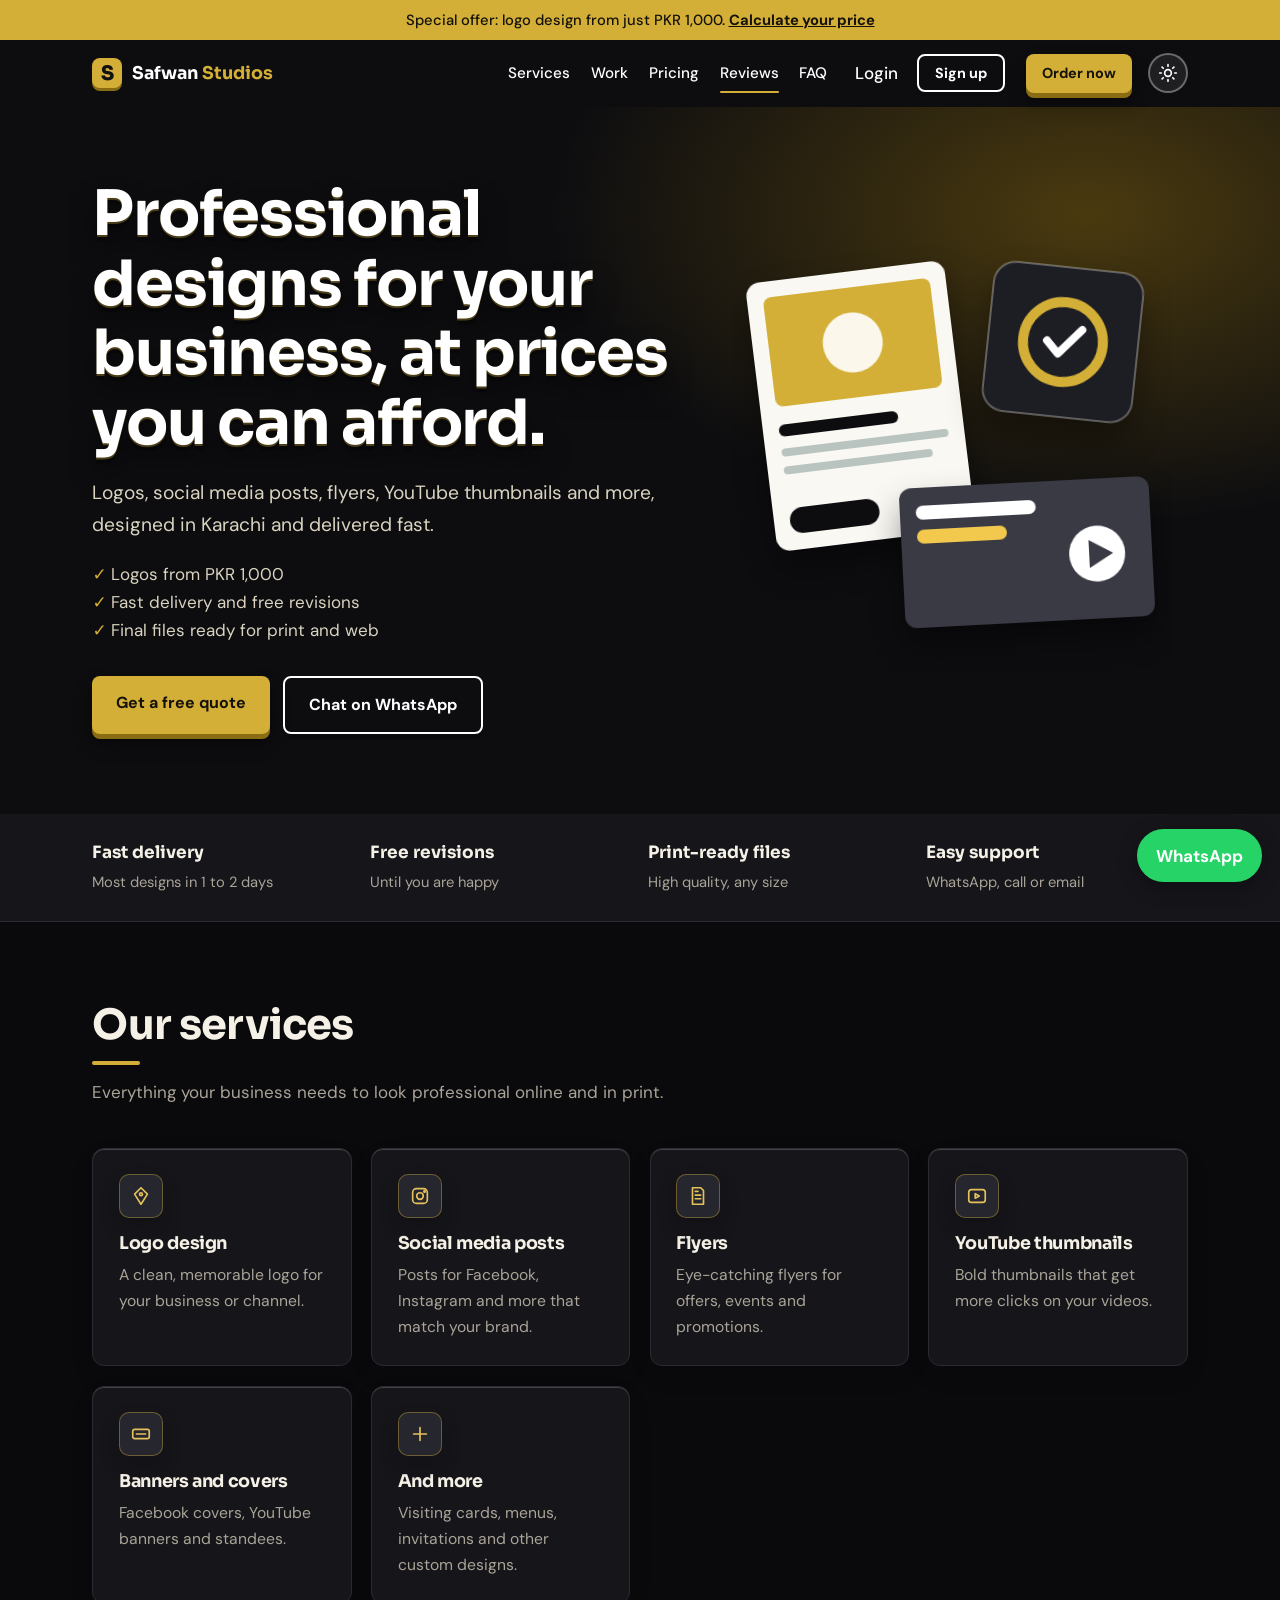
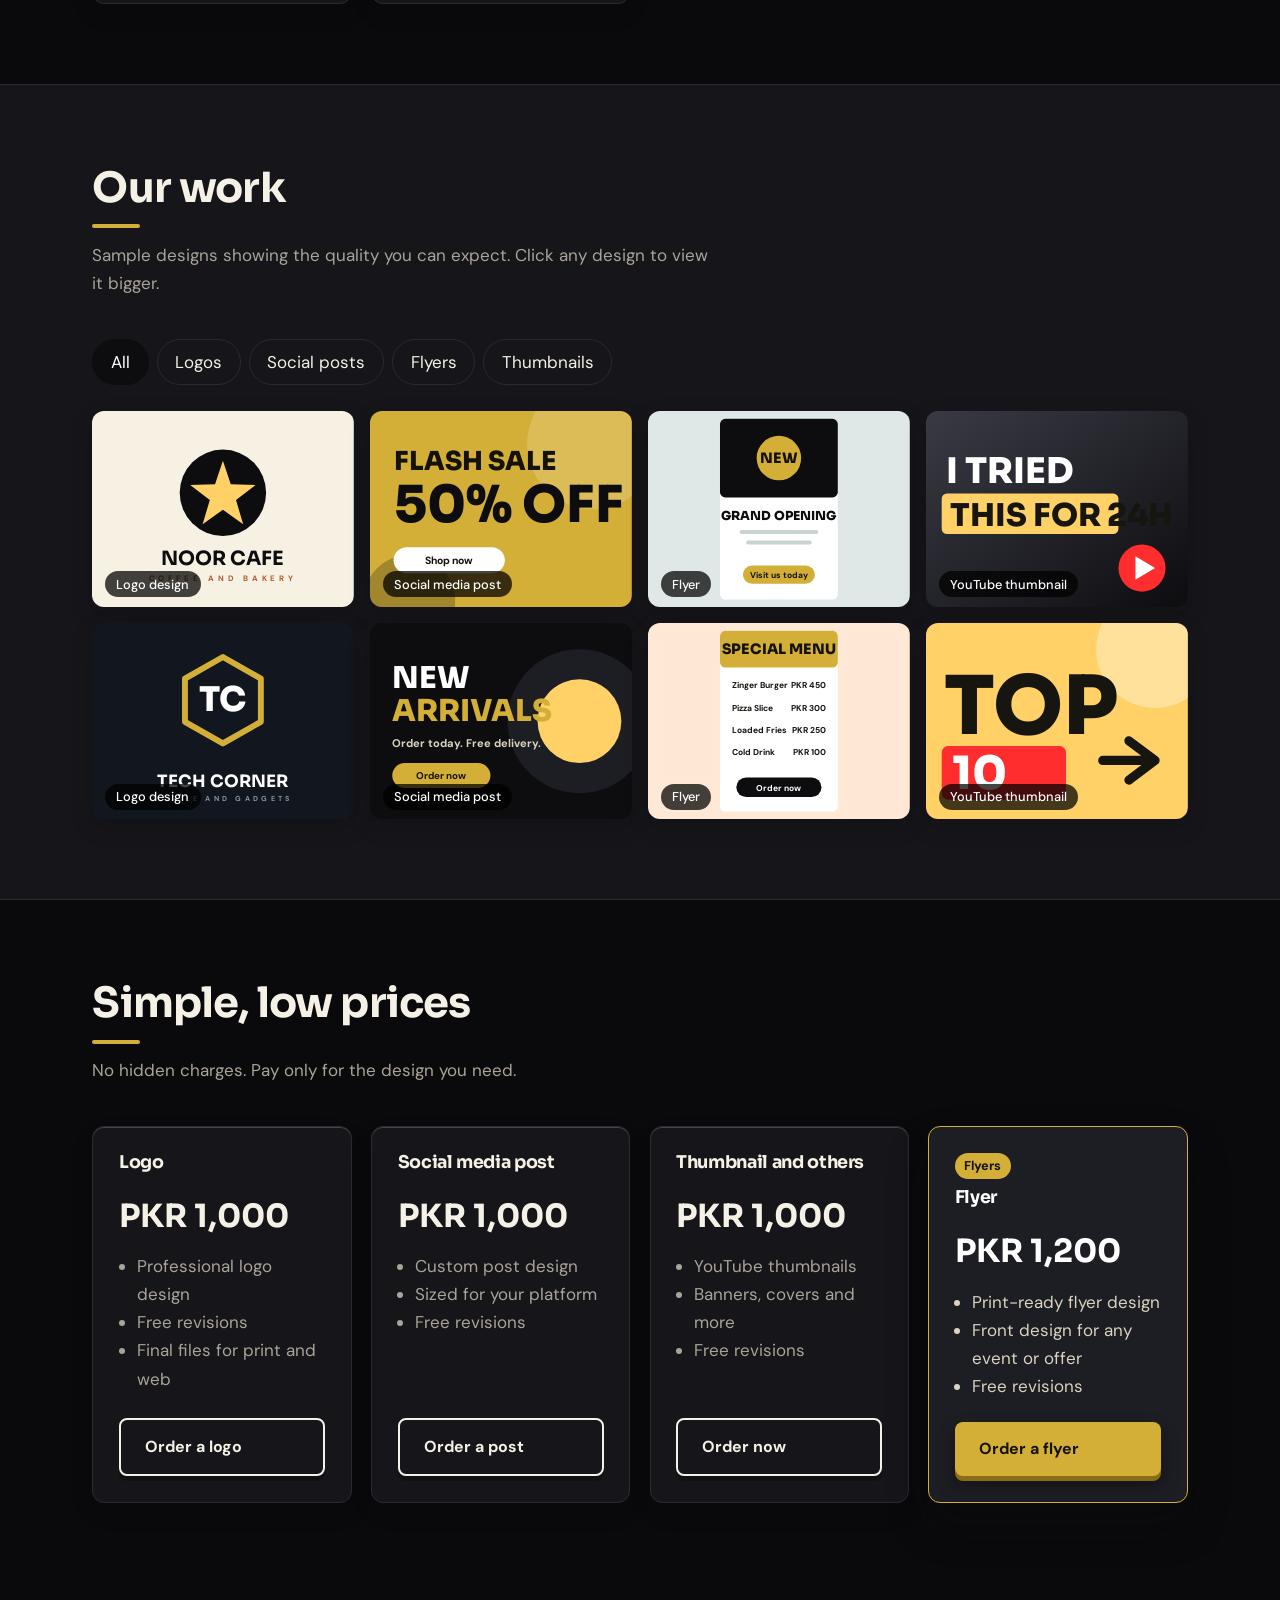
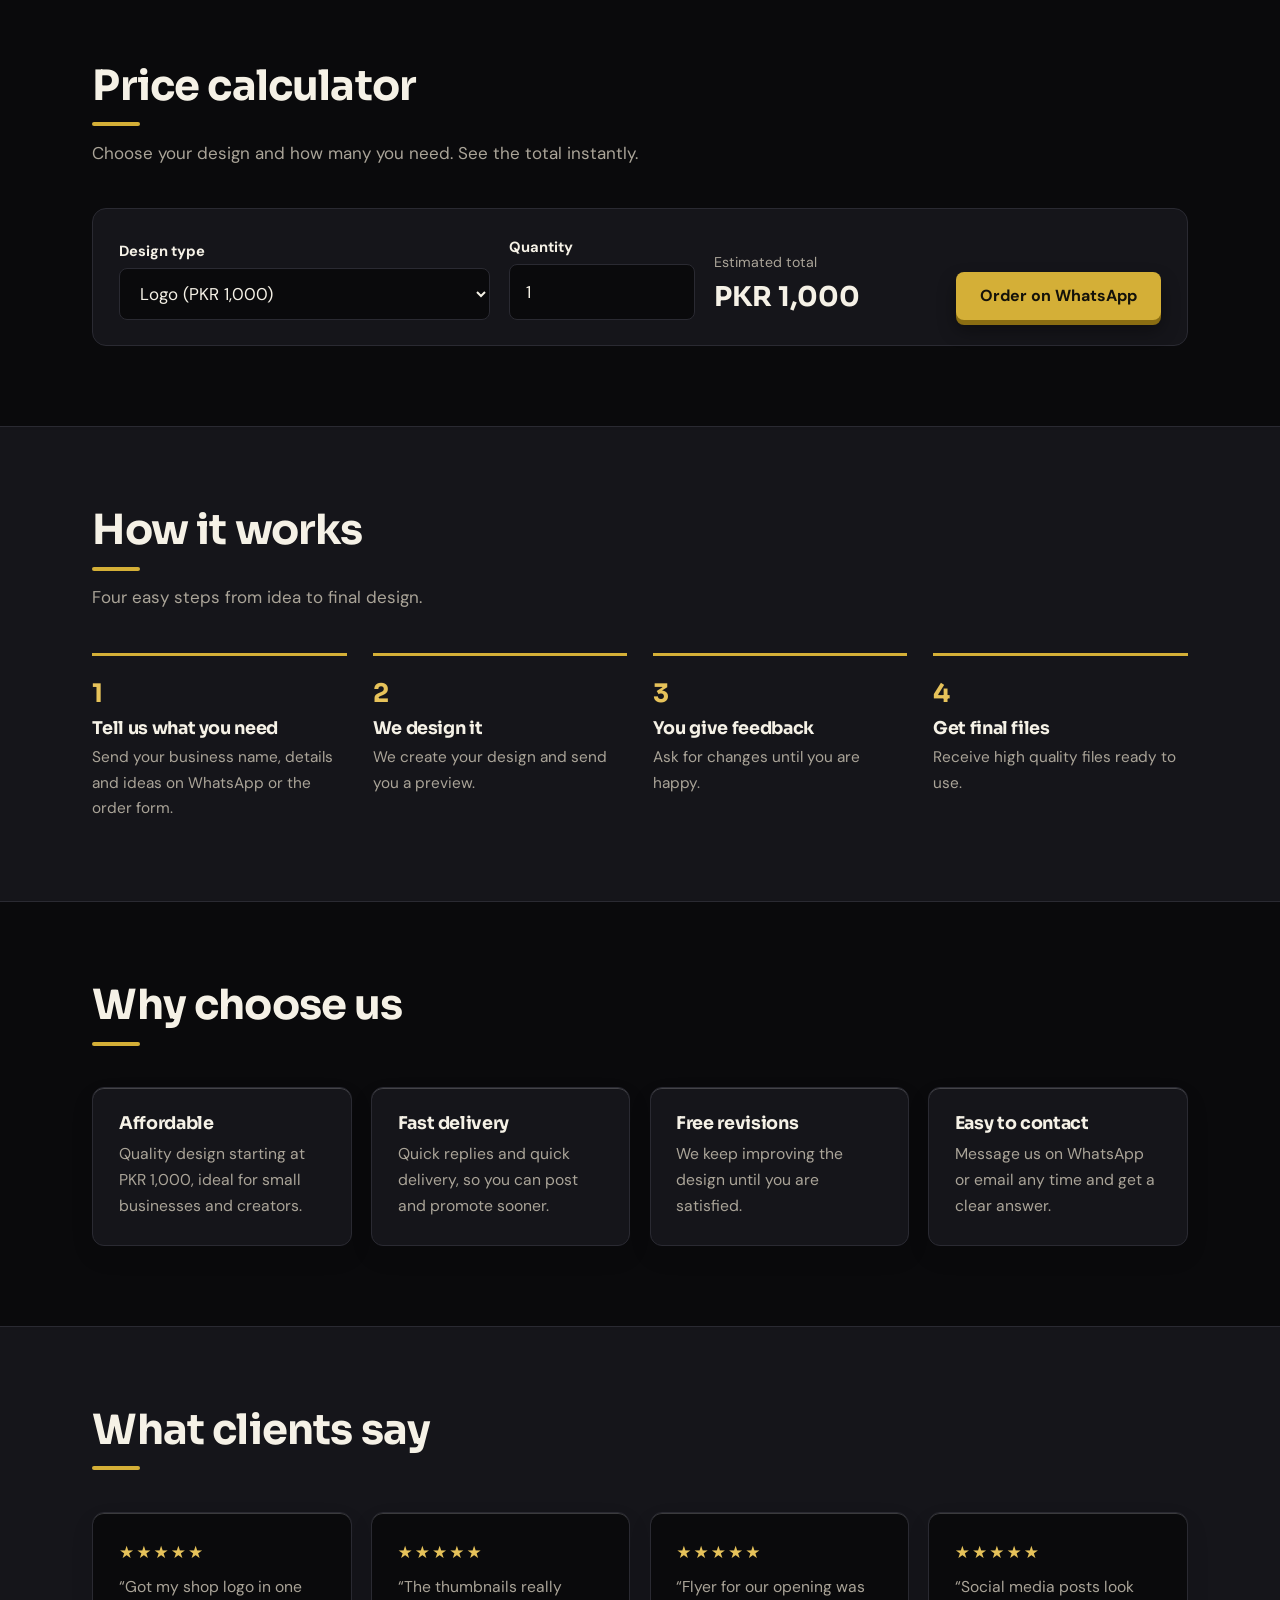
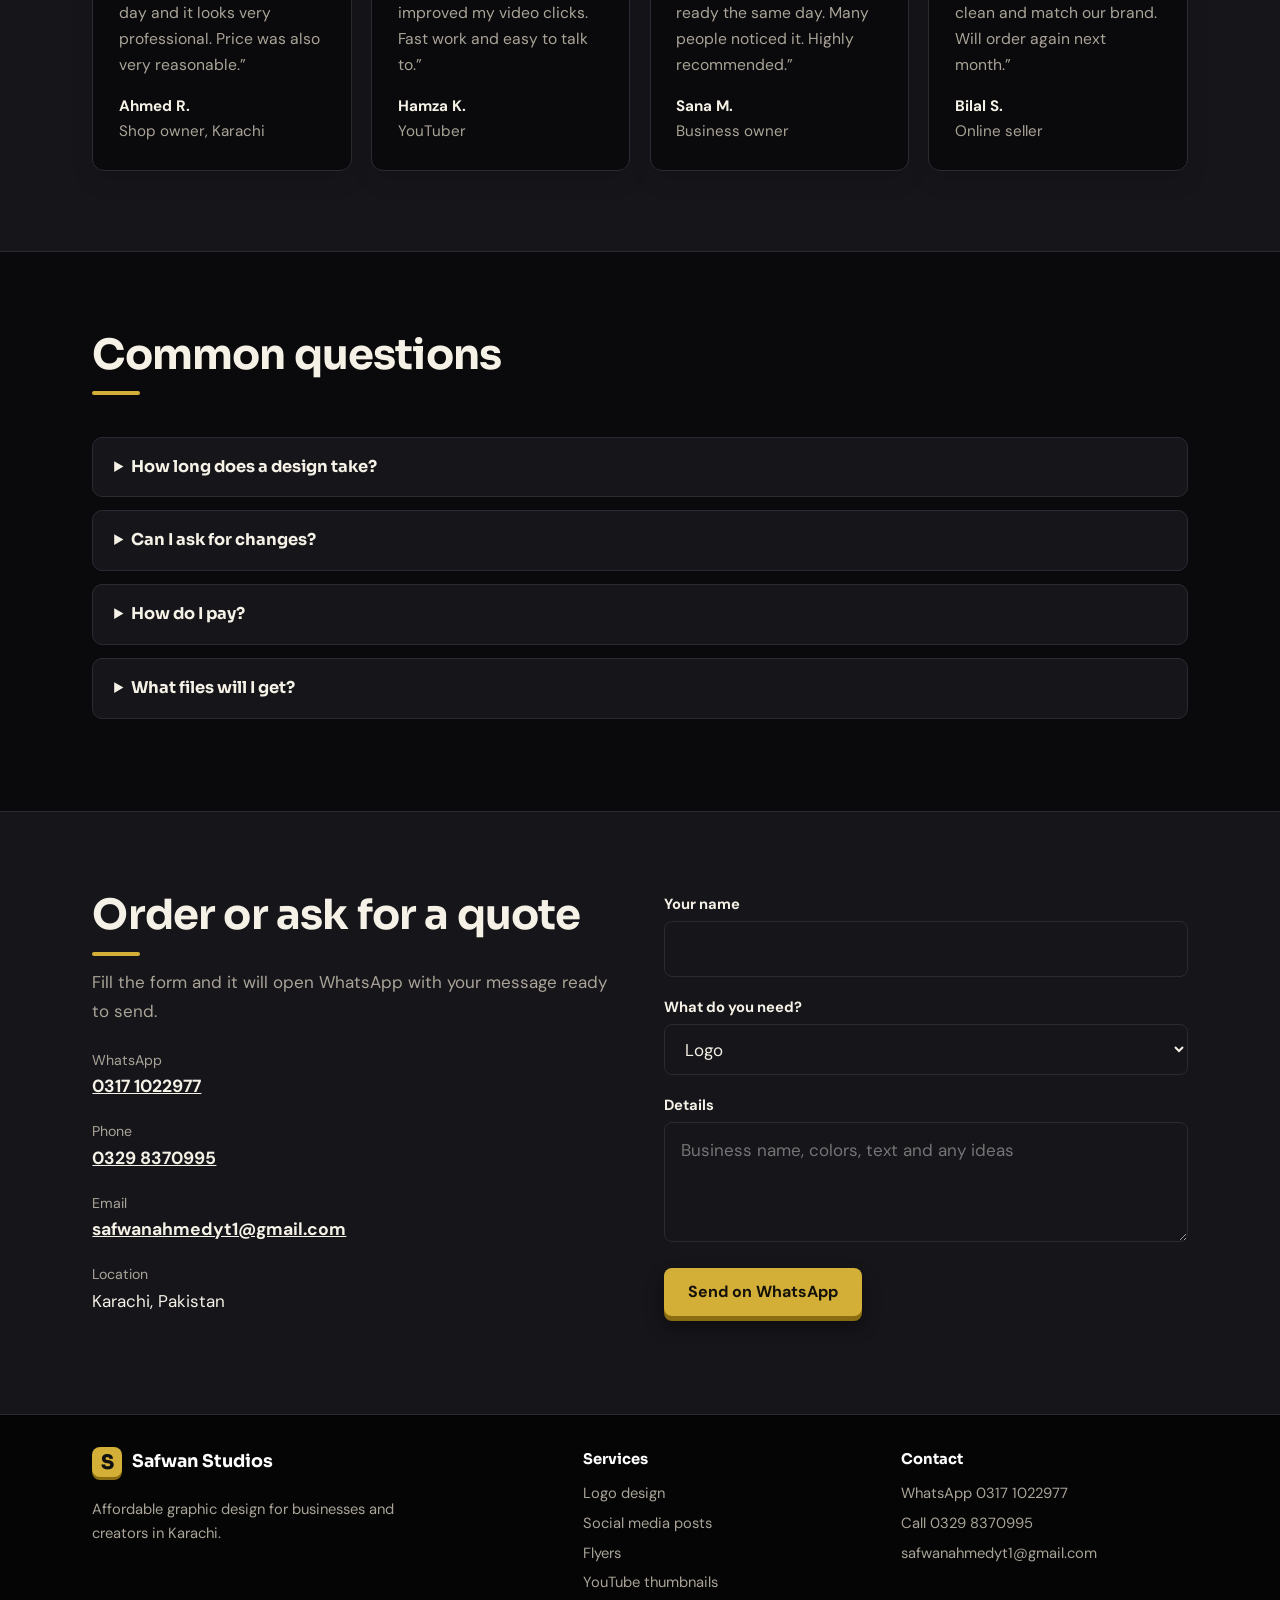
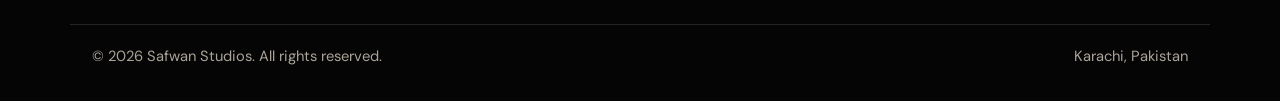
<file: index.html>
<!DOCTYPE html>
<html lang="en" data-theme="dark">
<head>
<meta charset="utf-8">
<meta name="viewport" content="width=device-width, initial-scale=1, viewport-fit=cover">
<title>Safwan Studios — Logo, Flyer, Thumbnail and Social Media Design</title>
<meta name="description" content="Affordable graphic design in Karachi: logos, social media posts, flyers, YouTube thumbnails and more. Logos from PKR 1,000.">
<script type="application/ld+json">{"@context":"https://schema.org","@type":"ProfessionalService","name":"Safwan Studios","description":"Logo, social media post, flyer and YouTube thumbnail design in Karachi.","email":"safwanahmedyt1@gmail.com","telephone":"+923298370995","address":{"@type":"PostalAddress","addressLocality":"Karachi","addressCountry":"PK"}}</script>
<link rel="preconnect" href="https://fonts.googleapis.com">
<link rel="preconnect" href="https://fonts.gstatic.com" crossorigin>
<link href="https://fonts.googleapis.com/css2?family=Sora:wght@400;600;700&family=DM+Sans:wght@400;500;700&display=swap" rel="stylesheet">
<link rel="stylesheet" href="style.css">
</head>
<body>
<div class="ann">Special offer: logo design from just PKR 1,000. <a href="#calc">Calculate your price</a></div>
<header class="top"><div class="wrap">
<a class="logo" href="#top"><svg width="30" height="30" viewBox="0 0 30 30" aria-hidden="true"><rect width="30" height="30" rx="8" fill="#d4af37"/><text x="15" y="22" text-anchor="middle" font-family="Sora,sans-serif" font-weight="800" font-size="20" fill="#111">S</text></svg><span>Safwan <b>Studios</b></span></a>
<button class="menu" id="menu" aria-expanded="false" aria-controls="nav">Menu</button>
<nav id="nav">
<a href="#services">Services</a><a href="#work">Work</a><a href="#pricing">Pricing</a><a href="#reviews">Reviews</a><a href="#faq">FAQ</a>
<span id="nl" class="ng"><button type="button" class="link" data-auth="login">Login</button><button type="button" class="btn sm alt" data-auth="signup" style="color:#fff">Sign up</button></span><span id="nu" class="ng" hidden><span id="un"></span><button type="button" class="link" id="lo">Logout</button></span>
<a class="btn sm" href="#contact">Order now</a>
</nav>
<button class="theme" id="theme" type="button" aria-label="Switch to dark mode"></button>
</div></header>

<div class="hero" id="top"><div class="wrap">
<div>
<h1>Professional designs for your business, at prices you can afford.</h1>
<p>Logos, social media posts, flyers, YouTube thumbnails and more, designed in Karachi and delivered fast.</p>
<ul class="tick"><li>Logos from PKR 1,000</li><li>Fast delivery and free revisions</li><li>Final files ready for print and web</li></ul>
<div class="cta"><a class="btn" href="#contact">Get a free quote</a><a class="btn alt" href="https://wa.me/923171022977" target="_blank" rel="noopener">Chat on WhatsApp</a></div>
</div>
<div class="mock" aria-hidden="true"><svg viewBox="0 0 440 440" width="100%"><g transform="rotate(-7 120 170)"><rect x="28" y="40" width="200" height="270" rx="14" fill="#faf8f3"/><rect x="44" y="56" width="168" height="110" rx="8" fill="#d4af37"/><circle cx="128" cy="111" r="30" fill="#fff" opacity=".9"/><rect x="44" y="184" width="120" height="12" rx="6" fill="#0d0d10"/><rect x="44" y="208" width="168" height="8" rx="4" fill="#b9c4c1"/><rect x="44" y="226" width="150" height="8" rx="4" fill="#b9c4c1"/><rect x="44" y="268" width="90" height="26" rx="13" fill="#0d0d10"/></g><g transform="rotate(6 340 110)"><rect x="256" y="36" width="150" height="150" rx="22" fill="#1d1d24" stroke="#fff" stroke-opacity=".3" stroke-width="2"/><circle cx="331" cy="111" r="40" fill="none" stroke="#d4af37" stroke-width="10"/><path d="M315 111l12 12 22-26" stroke="#fff" stroke-width="8" fill="none" stroke-linecap="round" stroke-linejoin="round"/></g><g transform="rotate(-3 300 320)"><rect x="170" y="250" width="250" height="140" rx="12" fill="#3a3a45"/><rect x="186" y="268" width="120" height="14" rx="7" fill="#fff"/><rect x="186" y="292" width="90" height="14" rx="7" fill="#f2c94c"/><circle cx="365" cy="325" r="28" fill="#fff"/><path d="M357 311v28l24-14z" fill="#3a3a45"/></g></svg></div>
</div></div>

<div class="trust"><div class="wrap">
<div><b>Fast delivery</b><span>Most designs in 1 to 2 days</span></div>
<div><b>Free revisions</b><span>Until you are happy</span></div>
<div><b>Print-ready files</b><span>High quality, any size</span></div>
<div><b>Easy support</b><span>WhatsApp, call or email</span></div>
</div></div>

<section id="services"><div class="wrap">
<div class="head"><h2>Our services</h2><p>Everything your business needs to look professional online and in print.</p></div>
<div class="cards">
<div class="card"><div class="ico"><svg viewBox="0 0 24 24" width="22" height="22" fill="none" stroke="currentColor" stroke-width="1.8" stroke-linecap="round" stroke-linejoin="round"><path d="M12 3l7 7-7 11-7-11z"/><circle cx="12" cy="10" r="1.6"/></svg></div><h3>Logo design</h3><p>A clean, memorable logo for your business or channel.</p></div>
<div class="card"><div class="ico"><svg viewBox="0 0 24 24" width="22" height="22" fill="none" stroke="currentColor" stroke-width="1.8" stroke-linecap="round" stroke-linejoin="round"><rect x="4" y="4" width="16" height="16" rx="4"/><circle cx="12" cy="12" r="3.6"/><circle cx="17" cy="7" r=".8"/></svg></div><h3>Social media posts</h3><p>Posts for Facebook, Instagram and more that match your brand.</p></div>
<div class="card"><div class="ico"><svg viewBox="0 0 24 24" width="22" height="22" fill="none" stroke="currentColor" stroke-width="1.8" stroke-linecap="round" stroke-linejoin="round"><path d="M6 3h9l3 3v15H6z"/><path d="M9 7h3M9 11h6M9 15h6"/></svg></div><h3>Flyers</h3><p>Eye-catching flyers for offers, events and promotions.</p></div>
<div class="card"><div class="ico"><svg viewBox="0 0 24 24" width="22" height="22" fill="none" stroke="currentColor" stroke-width="1.8" stroke-linecap="round" stroke-linejoin="round"><rect x="3" y="5" width="18" height="14" rx="3"/><path d="M10 9.5v5l4.5-2.5z"/></svg></div><h3>YouTube thumbnails</h3><p>Bold thumbnails that get more clicks on your videos.</p></div>
<div class="card"><div class="ico"><svg viewBox="0 0 24 24" width="22" height="22" fill="none" stroke="currentColor" stroke-width="1.8" stroke-linecap="round" stroke-linejoin="round"><rect x="3" y="7" width="18" height="10" rx="2"/><path d="M7 12h10"/></svg></div><h3>Banners and covers</h3><p>Facebook covers, YouTube banners and standees.</p></div>
<div class="card"><div class="ico"><svg viewBox="0 0 24 24" width="22" height="22" fill="none" stroke="currentColor" stroke-width="1.8" stroke-linecap="round" stroke-linejoin="round"><path d="M12 5v14M5 12h14"/></svg></div><h3>And more</h3><p>Visiting cards, menus, invitations and other custom designs.</p></div>
</div></div></section>

<section class="band" id="work"><div class="wrap">
<div class="head"><h2>Our work</h2><p>Sample designs showing the quality you can expect. Click any design to view it bigger.</p></div>
<div class="tabs" role="group" aria-label="Filter work">
<button aria-pressed="true" data-f="all">All</button><button aria-pressed="false" data-f="logo">Logos</button><button aria-pressed="false" data-f="post">Social posts</button><button aria-pressed="false" data-f="flyer">Flyers</button><button aria-pressed="false" data-f="thumb">Thumbnails</button>
</div>
<div class="work">
<div class="w d" data-c="logo" role="button" tabindex="0" aria-label="View logo design"><svg viewBox="0 0 400 300" preserveAspectRatio="xMidYMid slice" aria-hidden="true"><rect width="400" height="300" fill="#f7f1e3"/><circle cx="200" cy="125" r="66" fill="#0d0d10"/><path d="M200 76l12 36 38 1-30 23 11 37-31-22-31 22 11-37-30-23 38-1z" fill="#ffd166"/><text x="200" y="236" text-anchor="middle" font-family="Sora,sans-serif" font-weight="700" font-size="30" fill="#0d0d10">NOOR CAFE</text><text x="200" y="260" text-anchor="middle" font-family="DM Sans,sans-serif" font-size="12" letter-spacing="6" fill="#b05a2f">COFFEE AND BAKERY</text></svg><small>Logo design</small></div>
<div class="w d" data-c="post" role="button" tabindex="0" aria-label="View social media post"><svg viewBox="0 0 400 300" preserveAspectRatio="xMidYMid slice" aria-hidden="true"><rect width="400" height="300" fill="#d4af37"/><circle cx="340" cy="50" r="100" fill="#fff" opacity=".16"/><circle cx="60" cy="290" r="70" fill="#0d0d10" opacity=".25"/><text x="36" y="90" font-family="Sora,sans-serif" font-weight="800" font-size="40" fill="#14120a">FLASH SALE</text><text x="36" y="170" font-family="Sora,sans-serif" font-weight="800" font-size="78" fill="#0d0d10">50% OFF</text><rect x="36" y="208" width="170" height="40" rx="20" fill="#fff"/><text x="121" y="234" text-anchor="middle" font-family="DM Sans,sans-serif" font-weight="700" font-size="16" fill="#14120a">Shop now</text></svg><small>Social media post</small></div>
<div class="w d" data-c="flyer" role="button" tabindex="0" aria-label="View flyer design"><svg viewBox="0 0 400 300" preserveAspectRatio="xMidYMid slice" aria-hidden="true"><rect width="400" height="300" fill="#dfe8e6"/><rect x="110" y="12" width="180" height="276" rx="8" fill="#fff"/><rect x="110" y="12" width="180" height="120" rx="8" fill="#0d0d10"/><circle cx="200" cy="72" r="34" fill="#d4af37"/><text x="200" y="80" text-anchor="middle" font-family="Sora,sans-serif" font-weight="800" font-size="22" fill="#14120a">NEW</text><text x="200" y="166" text-anchor="middle" font-family="Sora,sans-serif" font-weight="800" font-size="19" fill="#0d0d10">GRAND OPENING</text><rect x="140" y="182" width="120" height="6" rx="3" fill="#c9d3d0"/><rect x="150" y="198" width="100" height="6" rx="3" fill="#c9d3d0"/><rect x="145" y="236" width="110" height="28" rx="14" fill="#d4af37"/><text x="200" y="255" text-anchor="middle" font-family="DM Sans,sans-serif" font-weight="700" font-size="13" fill="#14120a">Visit us today</text></svg><small>Flyer</small></div>
<div class="w d" data-c="thumb" role="button" tabindex="0" aria-label="View YouTube thumbnail"><svg viewBox="0 0 400 300" preserveAspectRatio="xMidYMid slice" aria-hidden="true"><defs><linearGradient id="tg1" x1="0" y1="0" x2="1" y2="1"><stop offset="0" stop-color="#3a3a45"/><stop offset="1" stop-color="#0d0d10"/></linearGradient></defs><rect width="400" height="300" fill="url(#tg1)"/><text x="30" y="110" font-family="Sora,sans-serif" font-weight="800" font-size="54" fill="#fff">I TRIED</text><rect x="24" y="126" width="270" height="62" rx="8" fill="#ffd166"/><text x="36" y="175" font-family="Sora,sans-serif" font-weight="800" font-size="48" fill="#17150f">THIS FOR 24H</text><circle cx="330" cy="240" r="36" fill="#ff2d2d"/><path d="M320 222v36l30-18z" fill="#fff"/></svg><small>YouTube thumbnail</small></div>
<div class="w d" data-c="logo" role="button" tabindex="0" aria-label="View logo design"><svg viewBox="0 0 400 300" preserveAspectRatio="xMidYMid slice" aria-hidden="true"><rect width="400" height="300" fill="#12161f"/><path d="M200 52l58 33v66l-58 33-58-33V85z" fill="none" stroke="#d4af37" stroke-width="9" stroke-linejoin="round"/><text x="200" y="135" text-anchor="middle" font-family="Sora,sans-serif" font-weight="800" font-size="52" fill="#fff">TC</text><text x="200" y="250" text-anchor="middle" font-family="Sora,sans-serif" font-weight="700" font-size="26" fill="#fff">TECH CORNER</text><text x="200" y="272" text-anchor="middle" font-family="DM Sans,sans-serif" font-size="11" letter-spacing="5" fill="#8a93a6">MOBILE AND GADGETS</text></svg><small>Logo design</small></div>
<div class="w d" data-c="post" role="button" tabindex="0" aria-label="View social media post"><svg viewBox="0 0 400 300" preserveAspectRatio="xMidYMid slice" aria-hidden="true"><rect width="400" height="300" fill="#0d0d10"/><circle cx="320" cy="150" r="110" fill="#1d1d24"/><circle cx="320" cy="150" r="64" fill="#ffd166"/><text x="34" y="100" font-family="Sora,sans-serif" font-weight="800" font-size="46" fill="#fff">NEW</text><text x="34" y="150" font-family="Sora,sans-serif" font-weight="800" font-size="46" fill="#d4af37">ARRIVALS</text><text x="34" y="190" font-family="DM Sans,sans-serif" font-size="17" fill="#d9d3c0">Order today. Free delivery.</text><rect x="34" y="214" width="150" height="38" rx="19" fill="#d4af37"/><text x="109" y="238" text-anchor="middle" font-family="DM Sans,sans-serif" font-weight="700" font-size="15" fill="#14120a">Order now</text></svg><small>Social media post</small></div>
<div class="w d" data-c="flyer" role="button" tabindex="0" aria-label="View flyer design"><svg viewBox="0 0 400 300" preserveAspectRatio="xMidYMid slice" aria-hidden="true"><rect width="400" height="300" fill="#ffe8d6"/><rect x="110" y="12" width="180" height="276" rx="8" fill="#fff"/><rect x="110" y="12" width="180" height="56" rx="8" fill="#d4af37"/><text x="200" y="48" text-anchor="middle" font-family="Sora,sans-serif" font-weight="800" font-size="22" fill="#14120a">SPECIAL MENU</text><g font-family="DM Sans,sans-serif" font-size="13" fill="#17150f"><text x="128" y="100">Zinger Burger</text><text x="272" y="100" text-anchor="end" font-weight="700">PKR 450</text><text x="128" y="134">Pizza Slice</text><text x="272" y="134" text-anchor="end" font-weight="700">PKR 300</text><text x="128" y="168">Loaded Fries</text><text x="272" y="168" text-anchor="end" font-weight="700">PKR 250</text><text x="128" y="202">Cold Drink</text><text x="272" y="202" text-anchor="end" font-weight="700">PKR 100</text></g><rect x="135" y="236" width="130" height="30" rx="15" fill="#0d0d10"/><text x="200" y="256" text-anchor="middle" font-family="DM Sans,sans-serif" font-weight="700" font-size="13" fill="#fff">Order now</text></svg><small>Flyer</small></div>
<div class="w d" data-c="thumb" role="button" tabindex="0" aria-label="View YouTube thumbnail"><svg viewBox="0 0 400 300" preserveAspectRatio="xMidYMid slice" aria-hidden="true"><rect width="400" height="300" fill="#ffd166"/><circle cx="350" cy="40" r="90" fill="#fff" opacity=".35"/><text x="28" y="170" font-family="Sora,sans-serif" font-weight="800" font-size="124" fill="#17150f">TOP</text><rect x="24" y="188" width="190" height="82" rx="10" fill="#ff2d2d"/><text x="40" y="254" font-family="Sora,sans-serif" font-weight="800" font-size="70" fill="#fff">10</text><path d="M270 210h70M310 180l40 30-40 30" stroke="#17150f" stroke-width="14" fill="none" stroke-linecap="round" stroke-linejoin="round"/></svg><small>YouTube thumbnail</small></div>
</div></div></section>

<section id="pricing"><div class="wrap">
<div class="head"><h2>Simple, low prices</h2><p>No hidden charges. Pay only for the design you need.</p></div>
<div class="cards">
<div class="card price"><h3>Logo</h3><div class="amt">PKR 1,000</div><ul><li>Professional logo design</li><li>Free revisions</li><li>Final files for print and web</li></ul><a class="btn alt" style="color:var(--fg)" href="#contact" data-pick="Logo">Order a logo</a></div>
<div class="card price"><h3>Social media post</h3><div class="amt">PKR 1,000</div><ul><li>Custom post design</li><li>Sized for your platform</li><li>Free revisions</li></ul><a class="btn alt" style="color:var(--fg)" href="#contact" data-pick="Social media post">Order a post</a></div>
<div class="card price"><h3>Thumbnail and others</h3><div class="amt">PKR 1,000</div><ul><li>YouTube thumbnails</li><li>Banners, covers and more</li><li>Free revisions</li></ul><a class="btn alt" style="color:var(--fg)" href="#contact" data-pick="YouTube thumbnail">Order now</a></div>
<div class="card price pop"><span class="tag">Flyers</span><h3>Flyer</h3><div class="amt">PKR 1,200</div><ul><li>Print-ready flyer design</li><li>Front design for any event or offer</li><li>Free revisions</li></ul><a class="btn" href="#contact" data-pick="Flyer">Order a flyer</a></div>
</div></div></section>

<section id="calc"><div class="wrap">
<div class="head"><h2>Price calculator</h2><p>Choose your design and how many you need. See the total instantly.</p></div>
<div class="calc">
<div><label for="cs">Design type</label><select id="cs"><option value="1000">Logo (PKR 1,000)</option><option value="1000">Social media post (PKR 1,000)</option><option value="1200">Flyer (PKR 1,200)</option><option value="1000">YouTube thumbnail (PKR 1,000)</option><option value="1000">Other design (PKR 1,000)</option></select></div>
<div><label for="cq">Quantity</label><input id="cq" type="number" min="1" max="100" value="1" inputmode="numeric"></div>
<div class="tot"><small>Estimated total</small><strong id="ct">PKR 1,000</strong></div>
<button class="btn" type="button" id="cb">Order on WhatsApp</button>
</div></div></section>

<section class="band" id="process"><div class="wrap">
<div class="head"><h2>How it works</h2><p>Four easy steps from idea to final design.</p></div>
<ol class="steps">
<li><h3>Tell us what you need</h3><p>Send your business name, details and ideas on WhatsApp or the order form.</p></li>
<li><h3>We design it</h3><p>We create your design and send you a preview.</p></li>
<li><h3>You give feedback</h3><p>Ask for changes until you are happy.</p></li>
<li><h3>Get final files</h3><p>Receive high quality files ready to use.</p></li>
</ol></div></section>

<section id="why"><div class="wrap">
<div class="head"><h2>Why choose us</h2></div>
<div class="cards">
<div class="card"><h3>Affordable</h3><p>Quality design starting at PKR 1,000, ideal for small businesses and creators.</p></div>
<div class="card"><h3>Fast delivery</h3><p>Quick replies and quick delivery, so you can post and promote sooner.</p></div>
<div class="card"><h3>Free revisions</h3><p>We keep improving the design until you are satisfied.</p></div>
<div class="card"><h3>Easy to contact</h3><p>Message us on WhatsApp or email any time and get a clear answer.</p></div>
</div></div></section>

<section class="band" id="reviews"><div class="wrap">
<div class="head"><h2>What clients say</h2></div>
<div class="cards">
<div class="card"><div class="stars" aria-label="5 stars">★★★★★</div><p class="quote">“Got my shop logo in one day and it looks very professional. Price was also very reasonable.”</p><div class="who">Ahmed R.<span>Shop owner, Karachi</span></div></div>
<div class="card"><div class="stars" aria-label="5 stars">★★★★★</div><p class="quote">“The thumbnails really improved my video clicks. Fast work and easy to talk to.”</p><div class="who">Hamza K.<span>YouTuber</span></div></div>
<div class="card"><div class="stars" aria-label="5 stars">★★★★★</div><p class="quote">“Flyer for our opening was ready the same day. Many people noticed it. Highly recommended.”</p><div class="who">Sana M.<span>Business owner</span></div></div>
<div class="card"><div class="stars" aria-label="4 stars">★★★★★</div><p class="quote">“Social media posts look clean and match our brand. Will order again next month.”</p><div class="who">Bilal S.<span>Online seller</span></div></div>
</div></div></section>

<section id="faq"><div class="wrap">
<div class="head"><h2>Common questions</h2></div>
<details><summary>How long does a design take?</summary><p>Most designs are ready within 1 to 2 days. Tell us your deadline and we will try to match it.</p></details>
<details><summary>Can I ask for changes?</summary><p>Yes. Revisions are free until you are happy with the design.</p></details>
<details><summary>How do I pay?</summary><p>Message us on WhatsApp and we will share the payment details after you confirm your order.</p></details>
<details><summary>What files will I get?</summary><p>You get high quality files ready for social media, print and web.</p></details>
</div></section>

<section class="band" id="contact"><div class="wrap contact">
<div class="info">
<div class="head" style="margin-bottom:1.5rem"><h2>Order or ask for a quote</h2><p>Fill the form and it will open WhatsApp with your message ready to send.</p></div>
<div><small>WhatsApp</small><a href="https://wa.me/923171022977" target="_blank" rel="noopener">0317 1022977</a></div>
<div><small>Phone</small><a href="tel:+923298370995">0329 8370995</a></div>
<div><small>Email</small><a href="mailto:safwanahmedyt1@gmail.com">safwanahmedyt1@gmail.com</a></div>
<div><small>Location</small>Karachi, Pakistan</div>
</div>
<form class="fm" id="fm">
<label for="n">Your name</label><input id="n" required autocomplete="name">
<label for="s">What do you need?</label>
<select id="s"><option>Logo</option><option>Social media post</option><option>Flyer</option><option>YouTube thumbnail</option><option>Other design</option></select>
<label for="m">Details</label><textarea id="m" placeholder="Business name, colors, text and any ideas"></textarea>
<button class="btn" type="submit">Send on WhatsApp</button>
</form>
</div></section>

<div class="auth" id="auth" role="dialog" aria-modal="true" aria-label="Login or sign up"><div class="ac">
<button class="x" id="ax" type="button" aria-label="Close">×</button>
<div class="flip" id="flip">
<div class="face" id="fl"><h2>Welcome back</h2><p class="sub">Login to your Safwan Studios account.</p>
<form class="fm" id="lf" novalidate><label for="le">Email</label><input id="le" type="email" autocomplete="email" required><label for="lp">Password</label><input id="lp" type="password" autocomplete="current-password" required><div class="err" id="lerr" role="alert"></div><button class="btn" type="submit" style="width:100%">Login</button></form>
<p class="sw">New here? <button type="button" class="link2" data-auth="signup">Create an account</button></p></div>
<div class="face back" id="fs"><h2>Create account</h2><p class="sub">Sign up to order faster and save your details.</p>
<form class="fm" id="sf" novalidate><label for="sn">Your name</label><input id="sn" autocomplete="name" required><label for="se">Email</label><input id="se" type="email" autocomplete="email" required><label for="sp">Password (min 6 characters)</label><input id="sp" type="password" autocomplete="new-password" required><label for="sc">Confirm password</label><input id="sc" type="password" autocomplete="new-password" required><div class="err" id="serr" role="alert"></div><button class="btn" type="submit" style="width:100%">Sign up</button></form>
<p class="sw">Already have an account? <button type="button" class="link2" data-auth="login">Login</button></p></div>
</div>
<p class="note">Your account is saved on this device only.</p>
</div></div>
<div class="ld" id="ld" role="alertdialog" aria-live="assertive" aria-label="Please wait"><div><div class="orb"><i></i><i></i><i></i><b>S</b></div><div class="lt" id="ldt">Please wait…</div><div class="lbar"><i id="ldb"></i></div><div class="lp" id="ldp">0%</div></div></div>
<div class="toast" id="toast" role="status"></div>
<footer><div class="wrap fcols">
<div><a class="logo" href="#top"><svg width="30" height="30" viewBox="0 0 30 30" aria-hidden="true"><rect width="30" height="30" rx="8" fill="#d4af37"/><text x="15" y="22" text-anchor="middle" font-family="Sora,sans-serif" font-weight="800" font-size="20" fill="#111">S</text></svg><span>Safwan Studios</span></a><p>Affordable graphic design for businesses and creators in Karachi.</p></div>
<div><b>Services</b><a href="#services">Logo design</a><a href="#services">Social media posts</a><a href="#services">Flyers</a><a href="#services">YouTube thumbnails</a></div>
<div><b>Contact</b><a href="https://wa.me/923171022977" target="_blank" rel="noopener">WhatsApp 0317 1022977</a><a href="tel:+923298370995">Call 0329 8370995</a><a href="mailto:safwanahmedyt1@gmail.com">safwanahmedyt1@gmail.com</a></div>
</div><div class="wrap"><span>© 2026 Safwan Studios. All rights reserved.</span><span>Karachi, Pakistan</span></div></footer>
<a class="wa" href="https://wa.me/923171022977" target="_blank" rel="noopener" aria-label="Chat on WhatsApp">WhatsApp</a>
<button class="up" id="up" type="button" aria-label="Back to top" hidden>↑</button>

<script src="script.js"></script>
</body>
</html>
</file>
<file: style.css>
:root{--green:#0d0d10;--green2:#1d1d24;--paper:#faf8f3;--orange:#d4af37;--bg:var(--paper);--fg:#17150f;--mute:#6a655a;--card:#fff;--line:#e6e1d3;
box-sizing:border-box;padding-top:env(safe-area-inset-top,0px);padding-bottom:env(safe-area-inset-bottom,0px)}
@media (prefers-color-scheme:dark){:root:not([data-theme="light"]){--bg:#0a0a0c;--fg:#f5f1e6;--mute:#aaa498;--card:#15151a;--line:#2a2a32}}
:root[data-theme="dark"]{--bg:#0a0a0c;--fg:#f5f1e6;--mute:#aaa498;--card:#15151a;--line:#2a2a32}
html{scroll-padding-top:5rem;scroll-behavior:smooth}
*,*::before,*::after{box-sizing:inherit}
body{margin:0;background:var(--bg);color:var(--fg);font-family:"DM Sans",system-ui,sans-serif;font-size:17px;line-height:1.65}
h1,h2,h3{font-family:"Sora",system-ui,sans-serif;line-height:1.12;letter-spacing:-.02em;margin:0}
a{color:inherit}
:focus-visible{outline:3px solid var(--orange);outline-offset:3px}
.wrap{max-width:1140px;margin:0 auto;padding:0 1.4rem}
header.top{position:sticky;top:0;z-index:30;background:var(--green);color:#fff;padding-top:env(safe-area-inset-top,0px)}
header.top .wrap{display:flex;align-items:center;justify-content:space-between;gap:1rem;padding-top:.8rem;padding-bottom:.8rem}
.logo{font-family:"Sora",sans-serif;font-weight:700;font-size:1.1rem;text-decoration:none}
.logo b{color:var(--orange)}
nav{display:flex;align-items:center;gap:1.3rem}
nav a{text-decoration:none;font-weight:500;font-size:.95rem}
nav a:hover{text-decoration:underline}
.menu{display:none;background:none;border:2px solid #fff6;color:#fff;border-radius:8px;padding:.4rem .8rem;font:inherit;cursor:pointer}
.btn{display:inline-block;background:var(--orange);color:#fff;font-weight:700;padding:.85rem 1.5rem;border-radius:8px;text-decoration:none;border:0;font-size:1rem;font-family:inherit;cursor:pointer}
.btn.alt{background:transparent;border:2px solid currentColor}
.btn.sm{padding:.5rem 1rem;font-size:.9rem}
.hero{background:var(--green);color:#fff;padding:4.5rem 0 5rem}
.hero .wrap{display:grid;grid-template-columns:1.1fr .9fr;gap:3rem;align-items:center}
.hero h1{font-size:clamp(2.3rem,5.2vw,3.9rem);margin-bottom:1.2rem}
.hero p{font-size:1.2rem;max-width:46ch;color:#d9d3c0;margin:0 0 1.2rem}
.hero .tick{list-style:none;padding:0;margin:0 0 2rem;color:#d9d3c0}
.hero .tick li::before{content:"✓ ";color:var(--orange);font-weight:700}
.cta{display:flex;gap:.8rem;flex-wrap:wrap}
.mock{position:relative;aspect-ratio:1;max-width:440px;width:100%;justify-self:center}
.mock div{position:absolute;border-radius:14px;display:grid;place-items:center;font-family:"Sora",sans-serif;font-weight:700}
.m1{inset:0 22% 30% 0;background:var(--paper);color:var(--green);font-size:2.6rem}
.m2{inset:22% 0 0 34%;background:var(--orange);color:#fff;font-size:1.4rem;text-align:center;padding:1rem}
.m3{inset:56% 58% 0 6%;background:var(--green2);color:#fff;border:2px solid #fff3;font-size:1rem}
section{padding:5rem 0}
.band{background:var(--card);border-block:1px solid var(--line)}
.head{max-width:620px;margin-bottom:2.6rem}
.head h2{font-size:clamp(1.8rem,3.6vw,2.6rem);margin-bottom:.8rem}
.head p{color:var(--mute);margin:0}
.cards{display:grid;grid-template-columns:repeat(auto-fit,minmax(230px,1fr));gap:1.2rem}
.card{background:var(--card);border:1px solid var(--line);border-radius:12px;padding:1.6rem}
.band .card{background:var(--bg)}
.card h3{font-size:1.1rem;margin-bottom:.5rem}
.card p{margin:0;color:var(--mute);font-size:.98rem}
.ico{width:44px;height:44px;border-radius:10px;background:var(--green);color:#fff;display:grid;place-items:center;font-family:"Sora",sans-serif;font-weight:700;margin-bottom:1rem}
.tabs{display:flex;gap:.5rem;flex-wrap:wrap;margin-bottom:1.6rem}
.tabs button{border:1px solid var(--line);background:var(--card);color:var(--fg);padding:.5rem 1.1rem;border-radius:999px;font:inherit;cursor:pointer}
.tabs button[aria-pressed="true"]{background:var(--green);color:#fff;border-color:var(--green)}
.work{display:grid;grid-template-columns:repeat(auto-fill,minmax(210px,1fr));gap:1rem}
.w{aspect-ratio:4/3;border-radius:12px;display:grid;place-items:center;text-align:center;padding:1rem;font-family:"Sora",sans-serif;font-weight:700;font-size:1.3rem;position:relative}
.w small{position:absolute;left:.8rem;bottom:.6rem;font-family:"DM Sans",sans-serif;font-weight:500;font-size:.8rem;opacity:.8}
.c1{background:var(--green);color:#fff}.c2{background:var(--orange);color:#fff}.c3{background:#f2c94c;color:#17150f}.c4{background:#3a3a45;color:#fff}.c5{background:#e8e4da;color:#17150f}.c6{background:var(--green2);color:#fff}
.w[hidden]{display:none}
.steps{counter-reset:s;display:grid;grid-template-columns:repeat(auto-fit,minmax(210px,1fr));gap:1.6rem;margin:0;padding:0}
.steps li{list-style:none;counter-increment:s;border-top:3px solid var(--orange);padding-top:1rem}
.steps li::before{content:counter(s);font-family:"Sora",sans-serif;font-weight:700;font-size:1.6rem;color:var(--orange)}
.steps h3{font-size:1.1rem;margin:.3rem 0 .4rem}
.steps p{margin:0;color:var(--mute);font-size:.96rem}
.price{display:flex;flex-direction:column}
.price .amt{font-family:"Sora",sans-serif;font-size:2rem;font-weight:700;margin:.6rem 0}
.price .amt small{font-size:.9rem;font-weight:400;opacity:.7}
.price ul{margin:0 0 1.4rem;padding-left:1.1rem;flex:1;color:var(--mute)}
.price.pop{background:var(--green);color:#fff;border-color:var(--green)}
.price.pop p,.price.pop li{color:#d9d3c0}
.tag{align-self:flex-start;background:var(--orange);color:#fff;font-size:.8rem;font-weight:700;padding:.15rem .6rem;border-radius:999px;margin-bottom:.6rem}
.quote{font-size:1.02rem}
.who{margin-top:1rem;font-weight:700;font-size:.95rem}
.who span{display:block;font-weight:400;color:var(--mute)}
.stars{color:var(--orange);letter-spacing:2px;margin-bottom:.5rem}
details{background:var(--card);border:1px solid var(--line);border-radius:10px;padding:1rem 1.3rem;margin-bottom:.8rem}
details summary{cursor:pointer;font-weight:700;font-family:"Sora",sans-serif;font-size:1.02rem}
details p{margin:.8rem 0 0;color:var(--mute)}
.contact{display:grid;grid-template-columns:1fr 1fr;gap:3rem;align-items:start}
.info div{margin-bottom:1.2rem}
.info small{display:block;color:var(--mute)}
.info a{font-weight:700;font-size:1.1rem}
.fm label{display:block;font-weight:700;font-size:.92rem;margin:0 0 .3rem}
.fm input,.fm select,.fm textarea{width:100%;padding:.8rem 1rem;border:1px solid var(--line);border-radius:8px;background:var(--card);color:var(--fg);font:inherit;margin-bottom:1.1rem}
.fm textarea{min-height:120px;resize:vertical}
footer{background:#050506;color:#aaa498;padding:2rem 0;font-size:.92rem}
footer .wrap{display:flex;justify-content:space-between;flex-wrap:wrap;gap:1rem}
.wa{position:fixed;right:1.1rem;bottom:calc(1.1rem + env(safe-area-inset-bottom,0px));z-index:40;background:#25d366;color:#fff;text-decoration:none;font-weight:700;padding:.8rem 1.2rem;border-radius:999px;box-shadow:0 6px 20px #0004}
.ann{background:var(--orange);color:#fff;text-align:center;font-size:.92rem;font-weight:500;padding:.5rem 1rem}
.ann a{font-weight:700}
.w.d{padding:0;cursor:zoom-in}
.w.d::before,.w.d::after{display:none}
.w.d svg{position:absolute;inset:0;width:100%;height:100%;display:block}
.w.d small{z-index:2;background:#000b;color:#fff;padding:.15rem .7rem;border-radius:999px;opacity:1}
.lb{position:fixed;inset:0;z-index:100;background:#000d;display:grid;place-items:center;padding:1rem;cursor:zoom-out;animation:lbin .25s}
.lb svg{width:min(92vw,820px);height:auto;border-radius:14px;box-shadow:0 20px 60px #0008}
.lb button{position:absolute;top:calc(1rem + env(safe-area-inset-top,0px));right:1rem;background:#fff;border:0;border-radius:50%;width:42px;height:42px;font-size:1.3rem;cursor:pointer}
@keyframes lbin{from{opacity:0}}
.btn{position:relative;overflow:hidden;transition:transform .2s,box-shadow .2s,background .2s}
.btn::after{content:"";position:absolute;top:0;left:-80%;width:50%;height:100%;background:linear-gradient(120deg,transparent,#ffffff66,transparent);transform:skewX(-20deg);pointer-events:none}
.btn:hover{transform:translateY(-3px);box-shadow:0 10px 22px #0003}
.btn:hover::after{left:140%;transition:left .6s ease}
.btn:active{transform:translateY(0) scale(.96);box-shadow:none}
.btn.alt:hover{background:#ffffff1f}
.wa,.up{transition:transform .2s}
.wa:hover,.up:hover{transform:translateY(-3px) scale(1.06)}
.ico{transition:transform .3s,background .3s}
.card:hover .ico{background:var(--orange);transform:rotate(-8deg) scale(1.1)}
.w{transition:transform .3s,box-shadow .3s}
.w::before{transition:transform .5s}
.w:hover{transform:scale(1.05) rotate(-1.2deg);box-shadow:0 16px 34px #0004}
.w:hover::before{transform:scale(1.5)}
.mock svg{transition:transform .4s}
.mock:hover svg{transform:scale(1.04) rotate(-1deg)}
.tabs button{transition:background .2s,color .2s,transform .2s}
.tabs button:hover{transform:translateY(-2px)}
.bump{animation:bump .35s}
@keyframes bump{40%{transform:scale(1.15);color:var(--orange)}}
.rv{opacity:0;transform:translateY(26px);transition:opacity .7s ease,transform .7s ease}
.rv.in{opacity:1;transform:none;transition:transform .25s,box-shadow .25s,opacity .25s}
.card.rv.in:hover{transform:translateY(-4px)}
.w.rv.in:hover{transform:scale(1.05) rotate(-1.2deg)}
@media(prefers-reduced-motion:no-preference){
.hero .wrap>div:first-child>*{animation:up .8s cubic-bezier(.2,.7,.2,1) both}
.hero .wrap>div:first-child>*:nth-child(2){animation-delay:.12s}.hero .wrap>div:first-child>*:nth-child(3){animation-delay:.24s}.hero .wrap>div:first-child>*:nth-child(4){animation-delay:.36s}
@keyframes up{from{opacity:0;transform:translateY(28px)}}
.mock svg g{animation:fl 5s ease-in-out infinite}
.mock svg g:nth-child(2){animation-delay:-1.6s}.mock svg g:nth-child(3){animation-delay:-3.2s}
@keyframes fl{50%{translate:0 -12px}}
.wa{animation:ring 2.4s infinite}
@keyframes ring{0%{box-shadow:0 0 0 0 #25d36699,0 6px 20px #0004}70%{box-shadow:0 0 0 16px #25d36600,0 6px 20px #0004}100%{box-shadow:0 0 0 0 #25d36600,0 6px 20px #0004}}
}
@media(prefers-reduced-motion:reduce){.rv{opacity:1;transform:none}}
.logo{display:inline-flex;align-items:center;gap:.6rem}
.hero{background:radial-gradient(900px 520px at 85% 15%,#4a3a0f 0,transparent 60%),var(--green)}
.head h2::after{content:"";display:block;width:48px;height:4px;background:var(--orange);border-radius:2px;margin-top:.8rem}
.card{transition:transform .2s,box-shadow .2s}
.card:hover{transform:translateY(-4px);box-shadow:0 14px 30px #0d0d1022}
@media(prefers-reduced-motion:reduce){.card{transition:none}.card:hover{transform:none}}
.w{isolation:isolate;overflow:hidden;box-shadow:0 8px 24px #0002}
.w::before{content:"";position:absolute;z-index:-1;width:55%;aspect-ratio:1;border-radius:50%;background:#ffffff26;right:-12%;top:-18%}
.w::after{content:"";position:absolute;z-index:-1;width:38%;height:10px;border-radius:5px;background:#ffffff45;left:1rem;top:1rem}
footer .fcols{display:grid;grid-template-columns:1.6fr 1fr 1fr;gap:2rem;padding-bottom:1.5rem;border-bottom:1px solid #ffffff1f;margin-bottom:1.2rem}
footer b{display:block;color:#fff;font-family:"Sora",sans-serif;margin-bottom:.6rem}
footer a{display:block;text-decoration:none;margin-bottom:.35rem}
footer a:hover{color:#fff}
footer p{margin:.8rem 0 0;max-width:36ch}
footer .logo{color:#fff}
@media(max-width:820px){footer .fcols{grid-template-columns:1fr}}
.theme{width:40px;height:40px;flex:none;border-radius:50%;border:2px solid #ffffff55;background:#ffffff14;color:#fff;display:grid;place-items:center;cursor:pointer;padding:0;transition:background .2s,transform .2s}.theme:hover{background:#ffffff33}.theme svg{transition:transform .5s}.theme:hover svg{transform:rotate(25deg) scale(1.1)}.theme:active{transform:scale(.92)}
.trust{background:var(--card);border-bottom:1px solid var(--line)}
.trust .wrap{display:grid;grid-template-columns:repeat(auto-fit,minmax(200px,1fr));gap:1rem;padding-top:1.6rem;padding-bottom:1.6rem}
.trust b{display:block;font-family:"Sora",sans-serif}
.trust span{color:var(--mute);font-size:.92rem}
.calc{display:grid;grid-template-columns:2fr 1fr 1.2fr auto;gap:1.2rem;align-items:end;background:var(--card);border:1px solid var(--line);border-radius:14px;padding:1.6rem}
.calc label{display:block;font-weight:700;font-size:.92rem;margin-bottom:.3rem}
.calc select,.calc input{width:100%;padding:.8rem 1rem;border:1px solid var(--line);border-radius:8px;background:var(--bg);color:var(--fg);font:inherit}
.tot small{display:block;color:var(--mute)}
.tot strong{font-family:"Sora",sans-serif;font-size:1.7rem}
.up{position:fixed;left:1.1rem;bottom:calc(1.1rem + env(safe-area-inset-bottom,0px));z-index:40;width:44px;height:44px;border-radius:50%;border:0;background:var(--green);color:#fff;font-size:1.3rem;cursor:pointer;box-shadow:0 6px 20px #0004}
.up[hidden]{display:none}
@media(max-width:820px){.calc{grid-template-columns:1fr}}
@media(max-width:820px){.hero .wrap,.contact{grid-template-columns:1fr}.mock{max-width:320px}
.menu{display:block}nav{display:none;position:absolute;left:0;right:0;top:100%;background:var(--green);flex-direction:column;align-items:flex-start;padding:1rem 1.4rem 1.4rem;gap:1rem}nav.open{display:flex}}

.hero{position:relative;overflow:hidden}
.hero .wrap{position:relative;z-index:1}
.hero h1{text-shadow:0 2px 0 #d4af3766,0 6px 0 #0000002e,0 16px 26px #0006}
.mock{perspective:900px}
.mock svg{transform-style:preserve-3d;will-change:transform}
.mock svg g{filter:drop-shadow(0 18px 16px #00000066)}
.card{transform-style:preserve-3d;box-shadow:0 1px 0 #fff3 inset,0 10px 24px #0d0d1014}
.card .ico{translate:0 0 28px;box-shadow:0 10px 18px #0d0d1055}
.price.pop{box-shadow:0 22px 40px #0d0d1055}
.w.d{transform-style:preserve-3d}
.btn{box-shadow:0 5px 0 #8a6d12,0 10px 18px #0004}
.btn:hover{transform:translateY(-2px);box-shadow:0 7px 0 #8a6d12,0 14px 24px #0004}
.btn:active{transform:translateY(5px);box-shadow:0 0 0 #8a6d12,0 2px 6px #0004}
.btn.alt{box-shadow:0 5px 0 #00000030}
.btn.alt:hover{box-shadow:0 7px 0 #00000030}
.btn.alt:active{box-shadow:0 0 0 #00000030}
.logo svg{filter:drop-shadow(0 3px 0 #8a6d12)}

.ng{display:flex;align-items:center;gap:.8rem}.ng[hidden]{display:none}
.link{background:none;border:0;color:#fff;font:inherit;font-weight:500;cursor:pointer;padding:.4rem}
.link:hover{text-decoration:underline}
.link2{background:none;border:0;color:var(--orange);font:inherit;font-weight:700;cursor:pointer;padding:0;text-decoration:underline}
#un{font-weight:700;font-size:.95rem}
.auth{position:fixed;inset:0;z-index:120;background:#050506e6;display:none;place-items:center;padding:1rem;overflow:auto}
.auth.open{display:grid}
.ac{width:min(92vw,410px);position:relative;perspective:1100px;animation:acin .7s cubic-bezier(.2,.8,.2,1)}
@keyframes acin{from{opacity:0;transform:rotateX(-65deg) translateY(50px) scale(.88)}}
.flip{display:grid;transform-style:preserve-3d;transition:transform .8s cubic-bezier(.45,.1,.2,1)}
.flip.s{transform:rotateY(180deg)}
.face{grid-area:1/1;backface-visibility:hidden;-webkit-backface-visibility:hidden;background:var(--card);color:var(--fg);border-radius:20px;padding:2rem 1.6rem 1.4rem;border:1px solid var(--line);box-shadow:0 30px 60px #0008,0 0 0 1px #ffffff14 inset}
.face.back{transform:rotateY(180deg)}
.face h2{font-size:1.7rem}
.sub{color:var(--mute);margin:.4rem 0 1.3rem;font-size:.98rem}
.sw{text-align:center;margin:1rem 0 0;font-size:.95rem}
.err{color:#e5484d;font-size:.9rem;min-height:1.4em;margin:-.4rem 0 .6rem}
.note{text-align:center;color:#d9d3c0;font-size:.82rem;margin:1rem 0 0}
.x{position:absolute;top:-14px;right:-6px;z-index:5;width:38px;height:38px;border-radius:50%;border:0;background:#fff;color:#17150f;font-size:1.4rem;cursor:pointer;box-shadow:0 5px 14px #0006}
.toast{position:fixed;left:50%;bottom:calc(5rem + env(safe-area-inset-bottom,0px));transform:translate(-50%,30px);background:var(--green);color:#fff;padding:.8rem 1.4rem;border-radius:999px;box-shadow:0 10px 30px #0006;opacity:0;pointer-events:none;transition:.4s;z-index:130}
.toast.on{opacity:1;transform:translate(-50%,0)}
@media(prefers-reduced-motion:reduce){.flip{transition:none}.ac{animation:none}}

nav{margin-left:auto}
header.top{transition:box-shadow .3s}header.top.sc{box-shadow:0 8px 24px #0006}
nav>a:not(.btn){position:relative;padding:.3rem 0}
nav>a:not(.btn):hover{text-decoration:none}
nav>a:not(.btn)::after{content:"";position:absolute;left:0;right:0;bottom:-2px;height:2px;border-radius:2px;background:var(--orange);transform:scaleX(0);transition:transform .25s}
nav>a:not(.btn):hover::after,nav>a.act::after{transform:scaleX(1)}
@media(max-width:820px){.menu{margin-left:auto}nav{margin-left:0}}
.cd,.cr{position:fixed;left:0;top:0;pointer-events:none;z-index:9999;opacity:0;transition:opacity .25s}
html.cc .cd,html.cc .cr{opacity:1}html.cc.out .cd,html.cc.out .cr{opacity:0}
html.cc,html.cc *{cursor:none!important}
.cd{width:8px;height:8px;margin:-4px 0 0 -4px;border-radius:50%;background:#f0cf65;box-shadow:0 0 12px #f0cf65}
.cr{mix-blend-mode:difference}
.cr span{display:grid;place-items:center;width:38px;height:38px;margin:-19px 0 0 -19px;border:2px solid #fff;border-radius:50%;color:#fff;font:700 12px/1 "DM Sans",sans-serif;letter-spacing:.04em;transition:width .25s,height .25s,margin .25s,background .25s,border-color .25s,transform .2s}
.cr.h span{width:58px;height:58px;margin:-29px 0 0 -29px;background:#ffffff40}
.cr.v span{width:80px;height:80px;margin:-40px 0 0 -40px;background:#fff}
.cr.t span{width:14px;height:34px;margin:-17px 0 0 -7px;border-radius:7px}
.cr.p span{transform:scale(.7)}
.rp{position:fixed;width:14px;height:14px;margin:-7px 0 0 -7px;border:2px solid #f0cf65;border-radius:50%;pointer-events:none;z-index:9998;animation:rp .6s ease-out forwards}
@keyframes rp{to{transform:scale(5);opacity:0}}

.ld{position:fixed;inset:0;z-index:200;display:none;place-items:center;background:#050506f2;-webkit-backdrop-filter:blur(8px);backdrop-filter:blur(8px);text-align:center;color:#fff;padding:1rem}
.ld.on{display:grid;animation:lbin .3s}
.orb{position:relative;width:124px;height:124px;margin:0 auto 1.8rem;display:grid;place-items:center}
.orb i{position:absolute;inset:0;border-radius:50%;border:4px solid transparent}
.orb i:nth-child(1){border-top-color:#f0cf65;border-right-color:#f0cf65}
.orb i:nth-child(2){inset:14px;border-bottom-color:#b8b2a0;border-left-color:#b8b2a0}
.orb i:nth-child(3){inset:28px;border-top-color:#fff;border-left-color:#fff6}
.orb b{width:52px;height:52px;display:grid;place-items:center;border-radius:14px;background:#d4af37;font:800 1.7rem "Sora",sans-serif;box-shadow:0 6px 0 #8a6d12,0 14px 24px #0007}
.lt{font:700 1.25rem "Sora",sans-serif;min-height:1.7em}
.lbar{width:min(80vw,320px);height:8px;border-radius:8px;background:#ffffff26;margin:1rem auto .6rem;overflow:hidden}
.lbar i{display:block;height:100%;width:0;border-radius:8px;background:linear-gradient(90deg,#d4af37,#fff0b0)}
.lp{color:#d9d3c0;font-size:.95rem}
@media(prefers-reduced-motion:no-preference){.orb i:nth-child(1){animation:orb 1.2s linear infinite}.orb i:nth-child(2){animation:orb 1.8s linear infinite reverse}.orb i:nth-child(3){animation:orb 1s linear infinite}.orb b{animation:pls 1.2s ease-in-out infinite}
@keyframes orb{to{transform:rotate(360deg)}}@keyframes pls{50%{transform:scale(1.12)}}}
.toast.lk{pointer-events:auto}.toast a{color:#fff;font-weight:700}

:root{--goldt:#8a6a0a}
@media(prefers-color-scheme:dark){:root:not([data-theme="light"]){--goldt:#e6c25a}}
:root[data-theme="dark"]{--goldt:#e6c25a}
.btn:not(.alt){color:#14120a}
.ann{color:#14120a}
.tag{color:#14120a}
.steps li::before,.link2,.stars{color:var(--goldt)}
.card:hover .ico{color:#14120a}
.orb b{color:#14120a}
.hero h1{text-shadow:0 2px 0 #d4af3755,0 6px 0 #0000004d,0 16px 26px #0008}
.btn{box-shadow:0 5px 0 #8a6d12,0 10px 18px #0006}
.btn:hover{box-shadow:0 7px 0 #8a6d12,0 14px 24px #0006}

:root[data-theme="dark"] .ico{background:#26262e;border:1px solid #d4af3766;color:var(--goldt)}
:root[data-theme="dark"] .card:hover .ico{background:#d4af37;color:#14120a}
:root[data-theme="dark"] .price.pop{background:#1d1d24;border-color:#d4af37}
.toast{border:1px solid #d4af3766}
</file>
